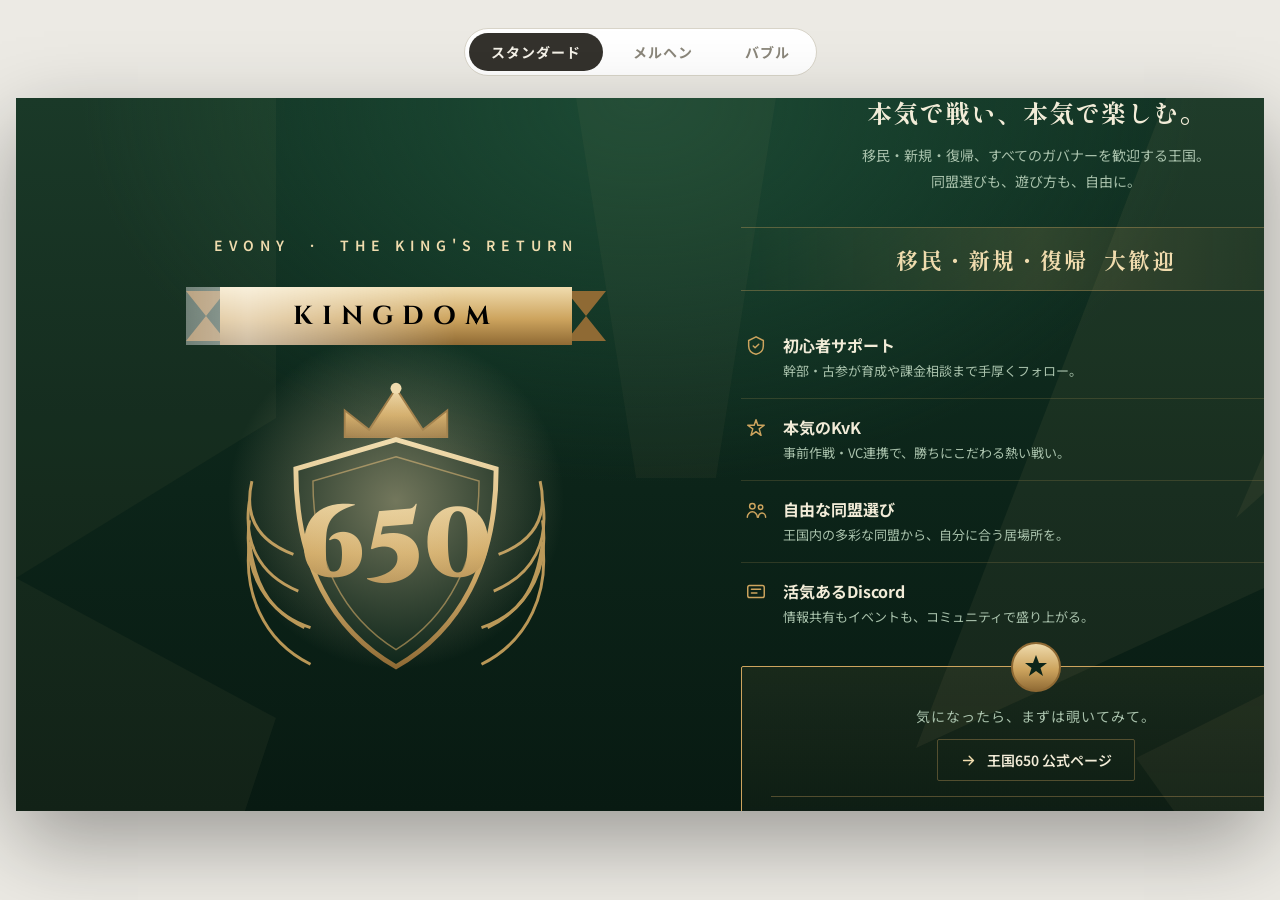
<file: wwwroot/flyer.html>
<!doctype html>
<html lang="ja">
<head>
<meta charset="utf-8">
<meta name="viewport" content="width=device-width,initial-scale=1">
<title>Kingdom 650 Flyer</title>
<link rel="preconnect" href="https://fonts.googleapis.com">
<link rel="preconnect" href="https://fonts.gstatic.com" crossorigin>
<link href="https://fonts.googleapis.com/css2?family=Cinzel:wght@500;600;700;900&family=Shippori+Mincho:wght@500;600;700&family=Noto+Sans+JP:wght@400;500;600;700;800&family=Fredoka:wght@500;600;700&family=Mochiy+Pop+One&family=Zen+Maru+Gothic:wght@400;500;700;800&family=Baloo+2:wght@600;700;800&family=Kiwi+Maru:wght@400;500&display=swap" rel="stylesheet">
<style>
  :root{
    --page-bg: #eceae4;
    --page-ink: #33312c;
    --page-line: #d8d4c8;
  }
  *{ box-sizing: border-box; }
  html, body{ margin:0; padding:0; background: var(--page-bg); }
  body{
    min-height: 100%;
    display:flex;
    flex-direction: column;
    align-items:center;
    padding: 28px 16px 48px;
    font-family: "Noto Sans JP", "Hiragino Kaku Gothic ProN", sans-serif;
    color: var(--page-ink);
  }
  a{ text-decoration: none; }

  .tabs{
    display:flex; gap:8px; margin-bottom:22px;
    background: #fff; border:1px solid var(--page-line); border-radius:999px; padding:4px;
  }
  .tab-btn{
    font-family:"Noto Sans JP", sans-serif; font-size:14px; font-weight:700;
    padding:9px 22px; border-radius:999px; border:none; background:transparent;
    color:#8a867a; cursor:pointer; letter-spacing:1px;
  }
  .tab-btn.active{ background:#33312c; color:#f4f1e8; }
  .tab-btn:focus-visible{ outline: 2px solid #33312c; outline-offset:2px; }

  .flyer-stage{
    position:relative;
    width:1400px;
    max-width:100%;
    aspect-ratio: 1400 / 800;
  }
  .flyer{
    position:absolute;
    inset:0;
    overflow:hidden;
    container-type: inline-size;
    box-shadow: 0 30px 80px rgba(0,0,0,0.35);
    visibility:hidden;
    opacity:0;
    pointer-events:none;
  }
  .flyer.is-active{
    visibility:visible;
    opacity:1;
    pointer-events:auto;
    z-index:1;
  }
  .flyer svg{ display:block; }
  .scale-frame{
    position:absolute;
    top:0;
    left:0;
    width:1400px;
    height:800px;
    transform-origin: top left;
    transform: scale(calc(100cqw / 1400px));
  }

  /* ============ STANDARD (heraldic emerald) ============ */
  .standard{
    --bg-0:#123324; --bg-1:#0c2419; --bg-2:#081a12;
    --ink:#f2ecd8; --ink-dim:#a9c2ac;
    --gold:#cda45e; --gold-light:#f0dcae; --gold-deep:#8f6a34;
    --line: rgba(205,164,94,0.35);
    background:
      radial-gradient(900px 620px at 50% 0%, #1c4a34 0%, transparent 62%),
      linear-gradient(180deg, var(--bg-0) 0%, var(--bg-1) 55%, var(--bg-2) 100%);
    color: var(--ink);
  }
  .standard .content{
    position:relative; z-index:2;
    display:flex; flex-direction:row; align-items:center; justify-content:center;
    gap:4%; padding: 6.5% 6%; height:100%;
  }
  .standard .col{ position:relative; display:flex; flex-direction:column; align-items:center; flex:1 1 0; min-width:0; }
  .standard .eyebrow{ letter-spacing:6px; font-size: clamp(11px,1.4vw,14px); color:var(--gold-light); font-weight:600; font-family:"Noto Sans JP",sans-serif; }
  .standard .ribbon{ position:relative; margin-top:26px; }
  .standard .ribbon-text{
    font-family:"Cinzel","Shippori Mincho",serif; font-weight:700; letter-spacing:9px;
    font-size: clamp(20px,2.6vw,26px); color:var(--bg-2); text-align:center;
  }
  .standard .medallion{ margin-top: 8px; }
  .standard .num{
    font-family:"Cinzel",serif; font-weight:900; font-size: clamp(58px,7.4vw,80px);
    fill:url(#goldGradStd);
  }
  .standard .tagline{
    font-family:"Shippori Mincho",serif; margin-top:26px; font-weight:700; text-align:center;
    font-size: clamp(19px,2.4vw,25px); letter-spacing:1px;
    color: var(--ink);
    animation: stdTaglineGlow 3.6s ease-in-out infinite;
  }
  @keyframes stdTaglineGlow{
    0%, 60%, 100%{ color: var(--ink); text-shadow: none; }
    30%{ color: var(--gold-light); text-shadow: 0 0 20px rgba(240,220,174,0.9), 0 0 46px rgba(205,164,94,0.55); }
  }
  .standard .subtext{
    margin-top:12px; font-size: clamp(12px,1.4vw,14px); color:var(--ink-dim);
    text-align:center; line-height:1.9;
  }
  .standard .cta-banner{
    position:relative; overflow:hidden;
    margin-top:32px; width:100%; padding:15px 0; text-align:center;
    background:linear-gradient(90deg, transparent, rgba(205,164,94,0.16), transparent);
    border-top:1px solid var(--line); border-bottom:1px solid var(--line);
  }
  .standard .cta-banner::before{
    content:""; position:absolute; top:0; left:0; width:32%; height:100%;
    background:linear-gradient(100deg, transparent, rgba(255,255,255,0.4), rgba(240,220,174,0.65), rgba(255,255,255,0.4), transparent);
    transform: translateX(-160%) skewX(-20deg);
    animation: stdCtaSweep 4s ease-in-out infinite;
  }
  .standard .cta-banner span{
    position:relative; z-index:2; display:inline-block;
    font-family:"Shippori Mincho",serif; font-size: clamp(16px,2.1vw,22px); font-weight:700; color:var(--gold-light); letter-spacing:2px;
    animation: stdCtaPulse 4s ease-in-out infinite;
  }
  @keyframes stdCtaSweep{
    0%{ transform: translateX(-160%) skewX(-20deg); }
    20%{ transform: translateX(260%) skewX(-20deg); }
    100%{ transform: translateX(260%) skewX(-20deg); }
  }
  @keyframes stdCtaPulse{
    0%, 12%, 100%{ transform: scale(1); text-shadow: none; }
    16%{ transform: scale(1.07); text-shadow: 0 0 18px rgba(240,220,174,0.85); }
    26%{ transform: scale(1); text-shadow: none; }
  }
  .standard .list{ width:100%; margin-top:26px; display:flex; flex-direction:column; }
  .standard .item{ display:flex; align-items:flex-start; gap:16px; padding:16px 4px; }
  .standard .item + .item{ border-top:1px solid rgba(205,164,94,0.18); }
  .standard .item .ic{ flex:none; margin-top:2px; }
  .standard .item .t{ font-weight:700; font-size: clamp(14px,1.6vw,16px); }
  .standard .item .d{ font-size: clamp(11px,1.25vw,13px); color:var(--ink-dim); line-height:1.7; margin-top:3px; }
  .standard .contact{ margin-top:22px; width:100%; }
  .standard .contact-inner{
    border:1px solid var(--gold); border-radius:2px; padding: 4.2% 5%;
    display:flex; flex-direction:column; align-items:center; gap:13px;
    background:linear-gradient(180deg, rgba(205,164,94,0.08), transparent);
    position:relative;
  }
  .standard .seal{ position:absolute; top:-26px; left:50%; transform:translateX(-50%); }
  .standard .link-pill{ display:flex; align-items:center; gap:10px; padding:10px 22px; border:1px solid var(--line); border-radius:2px; }
  .standard .hr{ width:100%; height:1px; background:var(--line); margin:2px 0; }
  .standard .url{ font-family:"Cinzel",serif; font-size: clamp(13px,1.7vw,16px); font-weight:600; color:var(--gold-light); letter-spacing:0.5px; word-break:break-all; text-align:center; }
  .standard .footer{ margin-top:20px; font-size:11px; letter-spacing:3px; color:#4a5f52; }

  .standard .light-rays{ transform-origin: 55% 15%; animation: stdRayRotate 160s linear infinite; }
  .standard .glow{
    position:absolute; width:340px; height:340px; border-radius:50%;
    background: radial-gradient(circle, rgba(240,220,174,0.45) 0%, rgba(240,220,174,0) 70%);
    top: 96px; left:50%; transform: translateX(-50%);
    animation: stdGlowPulse 5s ease-in-out infinite;
    pointer-events:none;
  }
  .standard .embers{ position:absolute; inset:0; overflow:hidden; pointer-events:none; }
  .standard .ember{
    position:absolute; bottom:0; width:4px; height:4px; border-radius:50%;
    background: var(--gold-light); opacity:0;
    animation: stdEmberRise 7s ease-in infinite;
  }
  .standard .crown-bob{ animation: stdCrownBob 4.5s ease-in-out infinite; transform-box: fill-box; transform-origin: 50% 100%; }

  @keyframes stdRayRotate{ from{ transform:rotate(0deg);} to{ transform:rotate(360deg);} }
  @keyframes stdGlowPulse{ 0%,100%{ opacity:0.4; transform: translateX(-50%) scale(1);} 50%{ opacity:0.7; transform: translateX(-50%) scale(1.1);} }
  @keyframes stdEmberRise{
    0%{ transform:translateY(0) scale(1); opacity:0; }
    12%{ opacity:0.9; }
    88%{ opacity:0; }
    100%{ transform:translateY(-360px) scale(0.5); opacity:0; }
  }
  @keyframes stdCrownBob{ 0%,100%{ transform:translateY(0);} 50%{ transform:translateY(-4px);} }

  @media (prefers-reduced-motion: reduce){
    .standard .light-rays, .standard .glow, .standard .ember, .standard .crown-bob{ animation:none !important; }
    .standard .shimmer-rect{ display:none; }
    .standard .tagline{ animation:none !important; color: var(--ink) !important; text-shadow:none !important; }
    .standard .cta-banner::before{ animation:none !important; display:none; }
    .standard .cta-banner span{ animation:none !important; }
  }

  /* ============ MERHEN (pastel storybook) ============ */
  .merhen{
    --p-pink:#ffd9ec; --p-lav:#e3d8ff; --p-mint:#c9f6e6; --p-butter:#fff2bd;
    --ink:#5b4b73; --ink-dim:#8577a0; --accent:#ff8fc0; --accent-2:#7a6bd6;
    background: linear-gradient(160deg, var(--p-lav) 0%, var(--p-pink) 45%, var(--p-mint) 100%);
    color: var(--ink);
  }
  .merhen .content{
    position:relative; z-index:2;
    display:flex; flex-direction:row; align-items:center; justify-content:center;
    gap:4%; padding: 4% 6%; height:100%;
  }
  .merhen .col{ display:flex; flex-direction:column; align-items:center; flex:1 1 0; min-width:0; }
  .merhen .eyebrow{
    font-family:"Zen Maru Gothic",sans-serif; letter-spacing:4px; font-size: clamp(11px,1.4vw,14px);
    color:var(--accent-2); font-weight:700; background:#fff; padding:6px 18px; border-radius:999px;
  }
  .merhen .hero{ position:relative; margin-top:18px; width:88%; max-width:360px; }
  .merhen .hero svg{ display:block; width:100%; height:auto; }
  .merhen .hero .spark{ transform-box: fill-box; transform-origin:50% 50%; animation: merhenTwinkle 2.4s ease-in-out infinite; }
  .merhen .hero .star-ico{ transform-box: fill-box; transform-origin:50% 50%; animation: merhenFloat 3.4s ease-in-out infinite; }
  @keyframes merhenTwinkle{ 0%,100%{ opacity:0.35; transform:scale(0.75);} 50%{ opacity:1; transform:scale(1.15);} }
  @keyframes merhenFloat{ 0%,100%{ transform:translateY(0);} 50%{ transform:translateY(-6px);} }
  .merhen .title-en{
    font-family:"Fredoka",sans-serif; font-weight:700; font-size: clamp(34px,4.6vw,50px);
    color:#fff; -webkit-text-stroke: 6px var(--accent-2); paint-order: stroke fill;
    letter-spacing:1px; margin-top: 6px; text-align:center;
  }
  .merhen .tagline{
    font-family:"Mochiy Pop One",sans-serif; margin-top:14px; text-align:center;
    font-size: clamp(19px,2.5vw,25px); color:var(--accent-2); line-height:1.5;
  }
  .merhen .subtext{
    font-family:"Zen Maru Gothic",sans-serif; margin-top:10px; font-size: clamp(12px,1.4vw,14px);
    color:var(--ink-dim); text-align:center; line-height:1.9; font-weight:500;
  }
  .merhen .cta-banner{
    margin-top:26px; width:100%; padding:14px 0; text-align:center; border-radius:999px;
    background:#fff;
    box-shadow: 0 6px 0 rgba(122,107,214,0.18);
  }
  .merhen .cta-banner span{ font-family:"Mochiy Pop One",sans-serif; font-size: clamp(16px,2.1vw,21px); color:var(--accent); }
  .merhen .grid{ display:grid; grid-template-columns:repeat(2, minmax(0,1fr)); gap:16px; width:100%; margin-top:26px; }
  .merhen .card{
    display:flex; flex-direction:column; gap:8px; padding: 6% 6%;
    background:#fff; border-radius:22px;
    box-shadow: 0 6px 0 rgba(122,107,214,0.14);
  }
  .merhen .card .t{ font-family:"Zen Maru Gothic",sans-serif; font-weight:700; font-size: clamp(14px,1.6vw,16px); color:var(--accent-2); }
  .merhen .card .d{ font-family:"Zen Maru Gothic",sans-serif; font-size: clamp(11px,1.25vw,12.5px); color:var(--ink-dim); line-height:1.7; }
  .merhen .contact{ margin-top:22px; width:100%; }
  .merhen .contact-inner{
    border-radius:26px; padding: 4.4% 5%;
    display:flex; flex-direction:column; align-items:center; gap:12px;
    background:#fff;
    box-shadow: 0 8px 0 rgba(122,107,214,0.16);
  }
  .merhen .link-pill{
    display:flex; align-items:center; gap:10px; padding:10px 20px; border-radius:999px;
    background: var(--p-lav);
  }
  .merhen .link-pill span{ font-family:"Zen Maru Gothic",sans-serif; font-weight:700; font-size: clamp(12px,1.5vw,14px); color:var(--accent-2); }
  .merhen .url{
    font-family:"Fredoka",sans-serif; font-size: clamp(14px,1.8vw,17px); font-weight:600;
    color:var(--accent-2); word-break:break-all; text-align:center;
  }
  .merhen .footer{ margin-top:18px; font-family:"Zen Maru Gothic",sans-serif; font-size:11px; letter-spacing:2px; color:#a598c2; }

  .merhen .sparkle-field{ position:absolute; inset:0; overflow:hidden; pointer-events:none; z-index:1; }
  .merhen .msprk{
    position:absolute; bottom:-20px; width:14px; height:14px;
    clip-path: polygon(50% 0%, 61% 35%, 100% 50%, 61% 65%, 50% 100%, 39% 65%, 0% 50%, 39% 35%);
    animation-name: merhenRise; animation-timing-function: ease-in-out; animation-iteration-count: infinite;
  }
  @keyframes merhenRise{
    0%{ transform:translateY(0) rotate(0deg); opacity:0; }
    10%{ opacity:1; }
    50%{ transform:translateY(-360px) rotate(90deg); }
    90%{ opacity:0.85; }
    100%{ transform:translateY(-720px) rotate(180deg); opacity:0; }
  }
  .merhen .cta-banner{ position:relative; overflow:hidden; }
  .merhen .cta-banner::before{
    content:""; position:absolute; top:0; left:0; width:30%; height:100%;
    background:linear-gradient(100deg, transparent, rgba(255,255,255,0.85), rgba(255,182,220,0.9), rgba(255,255,255,0.85), transparent);
    transform: translateX(-160%) skewX(-20deg);
    animation: merhenCtaSweep 4.2s ease-in-out infinite;
  }
  @keyframes merhenCtaSweep{
    0%{ transform: translateX(-160%) skewX(-20deg); }
    22%{ transform: translateX(260%) skewX(-20deg); }
    100%{ transform: translateX(260%) skewX(-20deg); }
  }
  .merhen .cta-banner span{ position:relative; z-index:2; display:inline-block; }
  .merhen .title-en{ animation: merhenTitlePulse 3s ease-in-out infinite; }
  @keyframes merhenTitlePulse{ 0%,100%{ transform:scale(1);} 50%{ transform:scale(1.045);} }
  .merhen .hero .globe-bob{ transform-box: fill-box; transform-origin:50% 100%; animation: merhenGlobeBob 3.6s ease-in-out infinite; }
  @keyframes merhenGlobeBob{ 0%,100%{ transform:translateY(0);} 50%{ transform:translateY(-5px);} }

  @media (prefers-reduced-motion: reduce){
    .merhen .msprk, .merhen .cta-banner::before, .merhen .title-en, .merhen .hero .globe-bob{ animation:none !important; }
  }

  /* ============ BUBBLE (soap-bubble GIF version) ============ */
  .bubblever{
    --sky-1:#dff1ff; --sky-2:#e7e2ff; --sky-3:#dffaf1;
    --ink:#2c3358; --ink-dim:#5b6390;
    --accent:#5b7fd6; --accent-2:#8f6bd6;
    --gold-1:#ffd27a; --gold-2:#f0a13a; --gold-3:#c97a1e;
    background: linear-gradient(165deg, var(--sky-1) 0%, var(--sky-2) 55%, var(--sky-3) 100%);
    color: var(--ink);
  }
  .bubblever .bubble-field{ position:absolute; inset:0; overflow:hidden; pointer-events:none; z-index:0; }
  .bubblever .bubble-field.fg{ z-index:5; }
  .bubblever .bubble{
    position:absolute; bottom:-80px; border-radius:50%;
    background: radial-gradient(circle at 30% 28%, rgba(255,255,255,0.5), rgba(255,255,255,0.2) 45%, rgba(255,255,255,0.08) 75%, rgba(255,255,255,0.02) 100%);
    border:1px solid rgba(255,255,255,0.55);
    box-shadow: inset -4px -5px 10px rgba(255,255,255,0.4), inset 4px 5px 12px rgba(255,255,255,0.12), 0 2px 8px rgba(60,50,20,0.06);
    animation-name: bubbleRise; animation-timing-function: ease-in-out; animation-iteration-count: infinite;
  }
  .bubblever .bubble::before{
    content:""; position:absolute; inset:-10px; border-radius:50%; z-index:-1;
    background: conic-gradient(from 0deg,
      #ff3b3b 0deg 51.4deg, #ff9800 51.4deg 102.8deg, #ffe600 102.8deg 154.2deg,
      #4CAF50 154.2deg 205.6deg, #00b8d4 205.6deg 257deg, #3d5afe 257deg 308.4deg,
      #d500f9 308.4deg 360deg);
    -webkit-mask: radial-gradient(circle, transparent calc(100% - 11px), #000 calc(100% - 11px));
    mask: radial-gradient(circle, transparent calc(100% - 11px), #000 calc(100% - 11px));
    filter: saturate(1.3);
    opacity:1;
  }
  .bubblever .bubble::after{
    content:""; position:absolute; inset:0; border-radius:50%;
    background: conic-gradient(from 0deg, rgba(255,180,210,0.4), rgba(180,255,220,0.36), rgba(160,210,255,0.36), rgba(210,170,255,0.4), rgba(255,180,210,0.4));
    mix-blend-mode: screen; opacity:0.6;
  }
  @keyframes bubbleRise{
    0%{ transform: translate(0,0); opacity:0; }
    10%{ opacity:1; }
    50%{ transform: translate(var(--drift), -430px); }
    88%{ opacity:0.9; }
    100%{ transform: translate(calc(var(--drift) * 1.8), -900px); opacity:0; }
  }
  .bubblever .bubble.sway{ animation-name: bubbleSway; }
  @keyframes bubbleSway{
    0%{ transform: translate(0,0); opacity:0; }
    10%{ opacity:1; }
    22%{ transform: translate(calc(var(--drift) * 1.2), -160px); }
    40%{ transform: translate(calc(var(--drift) * -1.0), -320px); }
    58%{ transform: translate(calc(var(--drift) * 1.3), -500px); }
    76%{ transform: translate(calc(var(--drift) * -1.1), -680px); }
    88%{ opacity:0.9; }
    100%{ transform: translate(calc(var(--drift) * 1.0), -900px); opacity:0; }
  }
  .bubblever .bubble.pop{ animation-name: bubblePop; }
  @keyframes bubblePop{
    0%{ transform: translate(0,0) scale(1); opacity:0; filter:brightness(1); }
    10%{ opacity:1; }
    30%{ transform: translate(calc(var(--drift) * -0.9), calc(var(--pop-y) * 0.35)) scale(1); }
    48%{ transform: translate(calc(var(--drift) * 1.0), calc(var(--pop-y) * 0.6)) scale(1); }
    66%{ transform: translate(var(--drift), var(--pop-y)) scale(1); opacity:0.95; filter:brightness(1); }
    75%{ transform: translate(var(--drift), var(--pop-y)) scale(1.6); opacity:0.55; filter:brightness(1.7); }
    84%{ transform: translate(var(--drift), var(--pop-y)) scale(2.1); opacity:0; filter:brightness(1.7); }
    100%{ transform: translate(var(--drift), var(--pop-y)) scale(2.1); opacity:0; filter:brightness(1); }
  }

  .bubblever .content{
    position:relative; z-index:2;
    display:flex; flex-direction:row; align-items:center; justify-content:center;
    gap:5%; padding: 3% 6%; height:100%;
  }
  .bubblever .col{ position:relative; z-index:1; display:flex; flex-direction:column; align-items:center; flex:1 1 0; min-width:0; }
  .bubblever .eyebrow{
    font-family:"Zen Maru Gothic",sans-serif; letter-spacing:4px; font-size:17px;
    color:var(--accent-2); font-weight:700; background:rgba(255,255,255,0.75); padding:7px 20px; border-radius:999px;
  }
  .bubblever .badge{ position:relative; margin-top:24px; width:330px; height:330px; }
  .bubblever .badge svg{ position:absolute; inset:0; }
  .bubblever .badge-title{ position:absolute; inset:0; display:flex; flex-direction:column; align-items:center; justify-content:center; }
  .bubblever .badge-title .kw{ font-family:"Baloo 2",sans-serif; font-weight:700; font-size:19px; letter-spacing:5px; color:var(--accent-2); }
  .bubblever .badge-title .num{
    position:relative; z-index:10;
    font-family:"Baloo 2",sans-serif; font-weight:800; font-size:112px; line-height:1;
    background:linear-gradient(180deg, var(--accent) 0%, var(--accent-2) 100%);
    -webkit-background-clip:text; background-clip:text; color:transparent;
    animation: bubbleNumPulse 2.6s ease-in-out infinite;
  }
  @keyframes bubbleNumPulse{
    0%,100%{ transform:scale(1); filter:drop-shadow(0 0 0 rgba(122,107,214,0)); }
    50%{ transform:scale(1.08); filter:drop-shadow(0 0 16px rgba(122,107,214,0.55)); }
  }
  .bubblever .tagline{
    font-family:"Kiwi Maru",serif; margin-top:24px; text-align:center; font-weight:500;
    font-size:40px; line-height:1.4; color:var(--ink);
  }
  .bubblever .subtext{
    font-family:"Zen Maru Gothic",sans-serif; margin-top:12px; font-size:17px;
    color:var(--ink-dim); text-align:center; font-weight:500;
  }

  .bubblever .stat-card{
    width:100%; border-radius:22px; padding:28px 26px 30px;
    background: linear-gradient(135deg, var(--gold-1) 0%, var(--gold-2) 55%, var(--gold-3) 100%);
    box-shadow: 0 10px 26px rgba(201,122,30,0.35);
  }
  .bubblever .stat-head{
    display:flex; align-items:center; justify-content:center; gap:10px;
    font-family:"Zen Maru Gothic",sans-serif; font-weight:800; font-size:22px;
    color:#5a3410;
  }
  .bubblever .stat-row{ display:grid; grid-template-columns:repeat(4, minmax(0,1fr)); gap:8px; margin-top:20px; }
  .bubblever .stat{ display:flex; flex-direction:column; align-items:center; gap:6px; }
  .bubblever .stat .v{ font-family:"Baloo 2",sans-serif; font-weight:800; font-size:44px; color:#fff; text-shadow:0 2px 4px rgba(90,52,16,0.3); }
  .bubblever .stat .v.win{ color:#eaffe9; }
  .bubblever .stat .l{ font-family:"Zen Maru Gothic",sans-serif; font-size:16px; color:#5a3410; font-weight:700; }

  .bubblever .cta{ margin-top:30px; width:100%; display:flex; flex-direction:column; align-items:center; gap:16px; }
  .bubblever .cta-line{ font-family:"Kiwi Maru",serif; font-size:32px; color:var(--ink); text-align:center; font-weight:500; }
  .bubblever .url-btn{
    display:flex; align-items:center; gap:10px; padding:18px 30px; border-radius:999px;
    background: linear-gradient(135deg, var(--accent) 0%, var(--accent-2) 100%);
    box-shadow: 0 8px 0 rgba(90,80,150,0.25);
    animation: ctaPulse 2.2s ease-in-out infinite;
  }
  .bubblever .url-btn span{ font-family:"Baloo 2",sans-serif; font-size:19px; font-weight:700; color:#fff; word-break:break-all; }
  @keyframes ctaPulse{ 0%,100%{ transform:scale(1); } 50%{ transform:scale(1.045); } }
  .bubblever .footer{ position:absolute; left:0; right:0; bottom:16px; text-align:center; font-family:"Zen Maru Gothic",sans-serif; font-size:12px; letter-spacing:2px; color:#8a93bd; z-index:1; }

  @media (prefers-reduced-motion: reduce){
    .bubblever .bubble, .bubblever .url-btn{ animation:none !important; }
  }
</style>
</head>
<body>

<div class="tabs" role="tablist">
  <button class="tab-btn active" data-target="standard" role="tab" aria-selected="true">スタンダード</button>
  <button class="tab-btn" data-target="merhen" role="tab" aria-selected="false">メルヘン</button>
  <button class="tab-btn" data-target="bubble" role="tab" aria-selected="false">バブル</button>
</div>

<div class="flyer-stage">

<!-- ============ STANDARD ============ -->
<div class="flyer standard is-active" id="standard">
<div class="scale-frame">

  <svg width="0" height="0">
    <defs>
      <linearGradient id="goldGradStd" x1="0" y1="0" x2="0" y2="1">
        <stop offset="0%" stop-color="#f0dcae"/>
        <stop offset="55%" stop-color="#cda45e"/>
        <stop offset="100%" stop-color="#8f6a34"/>
      </linearGradient>
    </defs>
  </svg>

  <!-- soft diagonal light + vignette -->
  <svg class="light-rays" width="1400" height="800" viewBox="0 0 1400 800" style="position:absolute; top:0; left:0;">
    <polygon points="1150,0 1400,0 1400,420 900,650" fill="#e8c98a" opacity="0.06"/>
    <polygon points="1400,0 1400,260 1220,420" fill="#e8c98a" opacity="0.06"/>
    <polygon points="0,0 260,0 260,320 0,480" fill="#e8c98a" opacity="0.04"/>
    <polygon points="0,800 0,480 260,620 200,800" fill="#e8c98a" opacity="0.045"/>
    <polygon points="1400,800 1400,520 1120,660 1220,800" fill="#e8c98a" opacity="0.05"/>
    <polygon points="560,0 760,0 700,380 620,380" fill="#e8c98a" opacity="0.035"/>
  </svg>

  <div class="content">
    <div class="embers">
      <span class="ember" style="left:4%;  animation-delay:0s;"></span>
      <span class="ember" style="left:11%; animation-delay:2.2s;"></span>
      <span class="ember" style="left:18%; animation-delay:4.1s;"></span>
      <span class="ember" style="left:25%; animation-delay:1.1s;"></span>
      <span class="ember" style="left:33%; animation-delay:3.3s;"></span>
      <span class="ember" style="left:41%; animation-delay:0.6s;"></span>
      <span class="ember" style="left:49%; animation-delay:5.0s;"></span>
      <span class="ember" style="left:57%; animation-delay:1.8s;"></span>
      <span class="ember" style="left:65%; animation-delay:3.9s;"></span>
      <span class="ember" style="left:73%; animation-delay:0.4s;"></span>
      <span class="ember" style="left:81%; animation-delay:2.7s;"></span>
      <span class="ember" style="left:88%; animation-delay:4.6s;"></span>
      <span class="ember" style="left:95%; animation-delay:1.4s;"></span>
    </div>
    <div class="col col-left">
      <div class="glow"></div>

      <div class="eyebrow">EVONY &nbsp;·&nbsp; THE KING'S RETURN</div>

      <!-- ribbon banner -->
      <svg class="ribbon" width="420" height="70" viewBox="0 0 420 70">
        <defs>
          <clipPath id="ribbonClip"><rect x="0" y="6" width="420" height="58"/></clipPath>
          <linearGradient id="shimmerGradStd" x1="0" y1="0" x2="1" y2="0">
            <stop offset="0%" stop-color="#fff" stop-opacity="0"/>
            <stop offset="50%" stop-color="#fff" stop-opacity="0.55"/>
            <stop offset="100%" stop-color="#fff" stop-opacity="0"/>
          </linearGradient>
        </defs>
        <polygon points="0,10 40,10 20,35 40,60 0,60 20,35" fill="#8f6a34"/>
        <polygon points="420,10 380,10 400,35 380,60 420,60 400,35" fill="#8f6a34"/>
        <rect x="34" y="6" width="352" height="58" fill="url(#goldGradStd)"/>
        <g clip-path="url(#ribbonClip)">
          <rect class="shimmer-rect" x="-420" y="6" width="420" height="58" fill="url(#shimmerGradStd)" style="mix-blend-mode:screen;">
            <animate attributeName="x" values="-420;420" dur="3.2s" repeatCount="indefinite"/>
          </rect>
        </g>
        <text x="210" y="43" text-anchor="middle" class="ribbon-text">KINGDOM</text>
      </svg>

      <!-- medallion: shield + crown + laurel -->
      <svg class="medallion" width="440" height="403" viewBox="0 0 360 330">
        <!-- laurel left -->
        <g stroke="var(--gold)" stroke-width="2.4" fill="none" opacity="0.9">
          <path d="M110 250 C 70 230, 55 190, 60 150 C 65 190, 80 210, 110 220"/>
          <path d="M105 220 C 68 202, 55 168, 60 132"/>
          <path d="M100 190 C 66 176, 55 148, 60 116"/>
          <path d="M96 160 C 64 148, 56 126, 62 100"/>
        </g>
        <!-- laurel right -->
        <g stroke="var(--gold)" stroke-width="2.4" fill="none" opacity="0.9">
          <path d="M250 250 C 290 230, 305 190, 300 150 C 295 190, 280 210, 250 220"/>
          <path d="M255 220 C 292 202, 305 168, 300 132"/>
          <path d="M260 190 C 294 176, 305 148, 300 116"/>
          <path d="M264 160 C 296 148, 304 126, 298 100"/>
        </g>
        <!-- crown -->
        <g transform="translate(180,38)">
          <g class="crown-bob">
            <path d="M-42,26 L-42,4 L-22,20 L0,-14 L22,20 L42,4 L42,26 Z" fill="url(#goldGradStd)" stroke="#8f6a34" stroke-width="1.5"/>
            <circle cx="0" cy="-14" r="4.5" fill="var(--gold-light)"/>
          </g>
        </g>
        <!-- shield -->
        <path d="M180,66 L262,90 C262,168 232,222 180,252 C128,222 98,168 98,90 Z"
          fill="#0c2419" stroke="url(#goldGradStd)" stroke-width="4"/>
        <path d="M180,80 L248,100 C248,166 222,212 180,238 C138,212 112,166 112,100 Z"
          fill="none" stroke="var(--gold)" stroke-width="1.2" opacity="0.6"/>
        <text x="180" y="178" text-anchor="middle" class="num">650</text>
      </svg>
    </div>

    <div class="col col-right">
      <div class="tagline">本気で戦い、本気で楽しむ。</div>
      <div class="subtext">
        移民・新規・復帰、すべてのガバナーを歓迎する王国。<br>
        同盟選びも、遊び方も、自由に。
      </div>

      <div class="cta-banner"><span>移民・新規・復帰&nbsp; 大歓迎</span></div>

      <div class="list">
        <div class="item">
          <svg class="ic" width="22" height="22" viewBox="0 0 24 24" fill="none" stroke="var(--gold)" stroke-width="1.6"><path d="M12 2 L4 6 v6c0 5 3.5 8 8 9 4.5-1 8-4 8-9V6Z"/><path d="M9 12 l2 2 4-4" stroke-linecap="round" stroke-linejoin="round"/></svg>
          <div><div class="t">初心者サポート</div><div class="d">幹部・古参が育成や課金相談まで手厚くフォロー。</div></div>
        </div>
        <div class="item">
          <svg class="ic" width="22" height="22" viewBox="0 0 24 24" fill="none" stroke="var(--gold)" stroke-width="1.6"><path d="M12 3 L14 9 L21 9 L15.5 13 L17.5 20 L12 16 L6.5 20 L8.5 13 L3 9 L10 9 Z" stroke-linejoin="round"/></svg>
          <div><div class="t">本気のKvK</div><div class="d">事前作戦・VC連携で、勝ちにこだわる熱い戦い。</div></div>
        </div>
        <div class="item">
          <svg class="ic" width="22" height="22" viewBox="0 0 24 24" fill="none" stroke="var(--gold)" stroke-width="1.6"><circle cx="8" cy="8" r="3"/><circle cx="17" cy="9" r="2.4"/><path d="M2.5 20c0-3.3 2.5-6 5.5-6s5.5 2.7 5.5 6" stroke-linecap="round"/><path d="M14.5 20c0-2.6 1.8-4.8 4-4.8s4 2.2 4 4.8" stroke-linecap="round"/></svg>
          <div><div class="t">自由な同盟選び</div><div class="d">王国内の多彩な同盟から、自分に合う居場所を。</div></div>
        </div>
        <div class="item">
          <svg class="ic" width="22" height="22" viewBox="0 0 24 24" fill="none" stroke="var(--gold)" stroke-width="1.6"><rect x="3" y="5" width="18" height="13" rx="2"/><path d="M7 9h10M7 13h6" stroke-linecap="round"/></svg>
          <div><div class="t">活気あるDiscord</div><div class="d">情報共有もイベントも、コミュニティで盛り上がる。</div></div>
        </div>
      </div>

      <div class="contact">
        <div class="contact-inner">
          <svg class="seal" width="52" height="52" viewBox="0 0 52 52"><circle cx="26" cy="26" r="24" fill="url(#goldGradStd)" stroke="#8f6a34" stroke-width="2"/><path d="M26 14 L29 22 L37 22 L30.5 27 L33 35 L26 30 L19 35 L21.5 27 L15 22 L23 22 Z" fill="#0c2419"/></svg>
          <div style="font-size: clamp(12px,1.5vw,14px); color:var(--ink-dim); letter-spacing:1px; margin-top:14px;">気になったら、まずは覗いてみて。</div>
          <div class="link-pill">
            <svg width="17" height="17" viewBox="0 0 24 24" fill="none" stroke="var(--gold-light)" stroke-width="2"><path d="M5 12h14M13 6l6 6-6 6" stroke-linecap="round" stroke-linejoin="round"/></svg>
            <span style="font-size: clamp(12px,1.5vw,14px); font-weight:600; color:var(--ink);">王国650 公式ページ</span>
          </div>
          <div class="hr"></div>
          <div style="font-size: clamp(11px,1.3vw,13px); color:var(--ink-dim);">王国650の詳細・同盟情報はこちら</div>
          <div class="url">https://game-kinghost.github.io/kingdom650/</div>
        </div>
      </div>

      <div class="footer">KINGDOM #650 &nbsp;·&nbsp; EVONY: THE KING'S RETURN</div>
    </div>
  </div>
</div>
</div>

<!-- ============ MERHEN ============ -->
<div class="flyer merhen" id="merhen" aria-hidden="true">
<div class="scale-frame">

  <!-- sparkle stars -->
  <svg width="1400" height="800" viewBox="0 0 1400 800" style="position:absolute; top:0; left:0;">
    <g fill="#fff">
      <path d="M120 90 l5 12 12 5 -12 5 -5 12 -5 -12 -12 -5 12 -5 Z" opacity="0.9"/>
      <path d="M1220 140 l4 10 10 4 -10 4 -4 10 -4 -10 -10 -4 10 -4 Z" opacity="0.8"/>
      <path d="M1280 320 l3 8 8 3 -8 3 -3 8 -3 -8 -8 -3 8 -3 Z" opacity="0.7"/>
      <path d="M70 340 l3 8 8 3 -8 3 -3 8 -3 -8 -8 -3 8 -3 Z" opacity="0.7"/>
      <path d="M1120 60 l3 7 7 3 -7 3 -3 7 -3 -7 -7 -3 7 -3 Z" opacity="0.6"/>
      <path d="M260 250 l3 7 7 3 -7 3 -3 7 -3 -7 -7 -3 7 -3 Z" opacity="0.6"/>
      <path d="M660 50 l4 10 10 4 -10 4 -4 10 -4 -10 -10 -4 10 -4 Z" opacity="0.7"/>
      <circle cx="150" cy="180" r="3" opacity="0.7"/>
      <circle cx="1180" cy="230" r="2.5" opacity="0.6"/>
      <circle cx="60" cy="120" r="2" opacity="0.6"/>
      <circle cx="1320" cy="90" r="2" opacity="0.6"/>
      <circle cx="700" cy="140" r="2" opacity="0.5"/>
    </g>
  </svg>

  <!-- clouds bottom -->
  <svg width="1400" height="140" viewBox="0 0 1400 140" style="position:absolute; bottom:-20px; left:0;">
    <g fill="#ffffff" opacity="0.75">
      <ellipse cx="120" cy="100" rx="90" ry="34"/>
      <ellipse cx="200" cy="80" rx="70" ry="30"/>
      <ellipse cx="1180" cy="100" rx="100" ry="36"/>
      <ellipse cx="1260" cy="75" rx="65" ry="28"/>
      <ellipse cx="700" cy="112" rx="120" ry="30"/>
    </g>
  </svg>

  <div class="content">
    <div class="sparkle-field">
      <span class="msprk" style="left:3%;  background:#ffb3d6; animation-duration:8.5s; animation-delay:0s;"></span>
      <span class="msprk" style="left:11%; background:#c9a8ff; animation-duration:7.2s; animation-delay:1.4s;"></span>
      <span class="msprk" style="left:19%; background:#a8e6c9; animation-duration:9.4s; animation-delay:2.8s;"></span>
      <span class="msprk" style="left:28%; background:#fff3a0; animation-duration:7.8s; animation-delay:0.6s;"></span>
      <span class="msprk" style="left:37%; background:#ffb3d6; animation-duration:8.8s; animation-delay:3.6s;"></span>
      <span class="msprk" style="left:46%; background:#c9a8ff; animation-duration:7.5s; animation-delay:1.9s;"></span>
      <span class="msprk" style="left:55%; background:#a8e6c9; animation-duration:9.0s; animation-delay:0.3s;"></span>
      <span class="msprk" style="left:64%; background:#fff3a0; animation-duration:8.2s; animation-delay:2.3s;"></span>
      <span class="msprk" style="left:73%; background:#ffb3d6; animation-duration:7.6s; animation-delay:4.1s;"></span>
      <span class="msprk" style="left:81%; background:#c9a8ff; animation-duration:9.6s; animation-delay:1.1s;"></span>
      <span class="msprk" style="left:89%; background:#a8e6c9; animation-duration:8.0s; animation-delay:3.0s;"></span>
      <span class="msprk" style="left:96%; background:#fff3a0; animation-duration:7.4s; animation-delay:0.9s;"></span>
    </div>
    <div class="col col-left">
      <div class="eyebrow">EVONY ・ THE KING'S RETURN</div>

    <div class="hero">
      <svg viewBox="0 0 300 200">
        <defs>
          <linearGradient id="rainbowGrad" x1="55" y1="0" x2="245" y2="0" gradientUnits="userSpaceOnUse">
            <stop offset="0%" stop-color="#ff9a9e"/>
            <stop offset="20%" stop-color="#ffc38a"/>
            <stop offset="40%" stop-color="#fff5a8"/>
            <stop offset="60%" stop-color="#a8e6a3"/>
            <stop offset="80%" stop-color="#8ec5ff"/>
            <stop offset="100%" stop-color="#c9a8ff"/>
          </linearGradient>
          <radialGradient id="globeGrad" cx="35%" cy="30%" r="75%">
            <stop offset="0%" stop-color="#8fd8ff"/>
            <stop offset="55%" stop-color="#4f9eea"/>
            <stop offset="100%" stop-color="#2f6fc4"/>
          </radialGradient>
          <linearGradient id="numGrad" x1="0" y1="0" x2="0" y2="1">
            <stop offset="0%" stop-color="#ff8fc0"/>
            <stop offset="100%" stop-color="#7a6bd6"/>
          </linearGradient>
        </defs>

        <g class="spark" style="animation-delay:0s"><path d="M40 28 l3 8 8 3 -8 3 -3 8 -3 -8 -8 -3 8 -3Z" fill="#fff3a0"/></g>
        <g class="spark" style="animation-delay:0.7s"><path d="M262 36 l2.5 6 6 2.5 -6 2.5 -2.5 6 -2.5 -6 -6 -2.5 6 -2.5Z" fill="#ffd7ea"/></g>
        <g class="spark" style="animation-delay:1.3s"><path d="M150 6 l2 5 5 2 -5 2 -2 5 -2 -5 -5 -2 5 -2Z" fill="#c9f0ff"/></g>

        <path d="M55,95 A95,95 0 0,1 245,95" fill="none" stroke="url(#rainbowGrad)" stroke-width="18" stroke-linecap="round"/>

        <g class="globe-bob">
          <circle cx="150" cy="60" r="42" fill="url(#globeGrad)"/>
          <path d="M120,46 Q140,36 158,48 Q172,56 165,72 Q148,84 130,74 Q114,62 120,46Z" fill="#7fd88f" opacity="0.85"/>
          <path d="M154,64 Q170,62 176,76 Q168,86 155,82 Q147,74 154,64Z" fill="#7fd88f" opacity="0.8"/>
          <ellipse cx="137" cy="47" rx="13" ry="6.5" fill="#ffffff" opacity="0.35"/>
        </g>

        <path class="star-ico" style="animation-delay:0s" d="M30 84 l4 12 12 4 -12 4 -4 12 -4 -12 -12 -4 12 -4Z" fill="#ff9ec4"/>
        <path class="star-ico" style="animation-delay:1s" d="M266 82 l3.5 10 10 3.5 -10 3.5 -3.5 10 -3.5 -10 -10 -3.5 10 -3.5Z" fill="#ffb3d6"/>

        <text x="150" y="150" text-anchor="middle" font-family="Fredoka, sans-serif" font-weight="700" font-size="46" fill="url(#numGrad)">650</text>
        <text x="150" y="176" text-anchor="middle" font-family="Mochiy Pop One, sans-serif" font-size="16" fill="#7a6bd6">650王国へようこそ♪</text>
      </svg>
    </div>

    <div class="title-en">KINGDOM #650</div>
    <div class="tagline">きらきら王国、はじまるよ♪</div>
    <div class="subtext">
      移民さんも、新規さんも、復帰さんもみんな歓迎。<br>
      じぶんに合った同盟が、きっと見つかる。
    </div>
    </div>

    <div class="col col-right">
    <div class="cta-banner"><span>移民・新規・復帰&nbsp;大かんげい★</span></div>

    <div class="grid">
      <div class="card">
        <svg width="24" height="24" viewBox="0 0 24 24" fill="none" stroke="var(--accent-2)" stroke-width="1.8"><path d="M12 21s-7-4.5-9.5-9C1 8.5 2.5 5 6 5c2 0 3.3 1 4 2.2C10.7 6 12 5 14 5c3.5 0 5 3.5 3.5 7-2.5 4.5-9.5 9-9.5 9Z"/></svg>
        <div class="t">やさしい先輩サポート</div>
        <div class="d">装備やイベントの相談も、みんなでフォローするよ。</div>
      </div>
      <div class="card">
        <svg width="24" height="24" viewBox="0 0 24 24" fill="none" stroke="var(--accent-2)" stroke-width="1.8"><path d="M12 3 L14 9 L21 9 L15.5 13 L17.5 20 L12 16 L6.5 20 L8.5 13 L3 9 L10 9 Z" stroke-linejoin="round"/></svg>
        <div class="t">みんなでワイワイ</div>
        <div class="d">KvKもお祭り気分で、わいわい参加できるよ。</div>
      </div>
      <div class="card">
        <svg width="24" height="24" viewBox="0 0 24 24" fill="none" stroke="var(--accent-2)" stroke-width="1.8"><circle cx="8" cy="8" r="3"/><circle cx="17" cy="9" r="2.4"/><path d="M2.5 20c0-3.3 2.5-6 5.5-6s5.5 2.7 5.5 6" stroke-linecap="round"/><path d="M14.5 20c0-2.6 1.8-4.8 4-4.8s4 2.2 4 4.8" stroke-linecap="round"/></svg>
        <div class="t">じぶんらしい同盟えらび</div>
        <div class="d">のんびり派も、がんばる派も、どっちも歓迎。</div>
      </div>
      <div class="card">
        <svg width="24" height="24" viewBox="0 0 24 24" fill="none" stroke="var(--accent-2)" stroke-width="1.8"><rect x="3" y="5" width="18" height="13" rx="4"/><path d="M7 9h10M7 13h6" stroke-linecap="round"/></svg>
        <div class="t">にぎやかDiscord</div>
        <div class="d">おしゃべりも情報交換も、毎日たのしいよ。</div>
      </div>
    </div>

    <div class="contact">
      <div class="contact-inner">
        <div style="font-family:'Zen Maru Gothic',sans-serif; font-size: clamp(12px,1.5vw,14px); color:var(--ink-dim); font-weight:500;">気になったら、まずは覗いてみてね♪</div>
        <div class="link-pill">
          <svg width="17" height="17" viewBox="0 0 24 24" fill="none" stroke="var(--accent-2)" stroke-width="2.2"><path d="M5 12h14M13 6l6 6-6 6" stroke-linecap="round" stroke-linejoin="round"/></svg>
          <span>王国650 公式ページ</span>
        </div>
        <div style="font-family:'Zen Maru Gothic',sans-serif; font-size: clamp(11px,1.3vw,13px); color:var(--ink-dim); margin-top:4px;">王国650の詳細・同盟情報はこちら</div>
        <div class="url">https://game-kinghost.github.io/kingdom650/</div>
      </div>
    </div>

    <div class="footer">KINGDOM #650 ・ EVONY: THE KING'S RETURN</div>
    </div>
  </div>
</div>
</div>

<!-- ============ BUBBLE (soap-bubble GIF version) ============ -->
<div class="flyer bubblever" id="bubble" aria-hidden="true">
<div class="scale-frame">

  <div class="bubble-field">
    <div class="bubble" style="left:6%;  width:66px; height:66px; --drift:24px;  animation-duration:9.5s;  animation-delay:-2.1s;"></div>
    <div class="bubble sway" style="left:14%; width:74px; height:74px; --drift:-30px; animation-duration:12s;   animation-delay:-6.4s;"></div>
    <div class="bubble" style="left:22%; width:46px; height:46px; --drift:18px;  animation-duration:8s;    animation-delay:-3.7s;"></div>
    <div class="bubble sway" style="left:30%; width:96px; height:96px; --drift:-40px; animation-duration:14s;   animation-delay:-9.2s;"></div>
    <div class="bubble sway" style="left:40%; width:52px; height:52px; --drift:20px;  animation-duration:10s;   animation-delay:-1.3s;"></div>
    <div class="bubble" style="left:48%; width:64px; height:64px; --drift:-16px; animation-duration:8.6s;  animation-delay:-5.9s;"></div>
    <div class="bubble sway" style="left:58%; width:58px; height:58px; --drift:34px;  animation-duration:13s;   animation-delay:-4.4s;"></div>
    <div class="bubble" style="left:66%; width:48px; height:48px; --drift:-22px; animation-duration:9s;    animation-delay:-7.8s;"></div>
    <div class="bubble sway" style="left:74%; width:88px; height:88px; --drift:26px;  animation-duration:11.5s; animation-delay:-2.9s;"></div>
    <div class="bubble" style="left:82%; width:42px; height:42px; --drift:14px;  animation-duration:7.5s;  animation-delay:-6.9s;"></div>
    <div class="bubble sway" style="left:90%; width:70px; height:70px; --drift:-24px; animation-duration:10.5s; animation-delay:-3.2s;"></div>
    <div class="bubble sway" style="left:2%;  width:108px; height:108px; --drift:36px;  animation-duration:15s;   animation-delay:-11s;"></div>
    <div class="bubble" style="left:52%; width:50px; height:50px; --drift:10px;  animation-duration:7s;    animation-delay:-0.6s;"></div>
    <div class="bubble" style="left:36%; width:44px; height:44px; --drift:-18px; animation-duration:9.2s;  animation-delay:-8.1s;"></div>
    <div class="bubble sway" style="left:86%; width:78px; height:78px; --drift:-28px; animation-duration:12.5s; animation-delay:-1.8s;"></div>
    <div class="bubble sway" style="left:18%; width:56px; height:56px; --drift:22px;  animation-duration:11s;   animation-delay:-4.9s;"></div>
    <div class="bubble sway" style="left:8%;  width:128px; height:128px; --drift:40px;  animation-duration:16s; animation-delay:-7s;"></div>
    <div class="bubble sway" style="left:45%; width:175px; height:175px; --drift:-50px; animation-duration:18s; animation-delay:-3s;"></div>
    <div class="bubble sway" style="left:70%; width:105px; height:105px;  --drift:30px;  animation-duration:15s; animation-delay:-10s;"></div>
    <div class="bubble sway" style="left:95%; width:158px; height:158px; --drift:-35px; animation-duration:17s; animation-delay:-1s;"></div>
    <div class="bubble" style="left:10%; width:48px; height:48px; --drift:12px;  animation-duration:7s;   animation-delay:-0.2s;"></div>
    <div class="bubble" style="left:28%; width:54px; height:54px; --drift:-10px; animation-duration:6.5s; animation-delay:-1.1s;"></div>
    <div class="bubble" style="left:44%; width:46px; height:46px; --drift:14px;  animation-duration:7.8s; animation-delay:-0.4s;"></div>
    <div class="bubble" style="left:62%; width:62px; height:62px; --drift:-12px; animation-duration:6.8s; animation-delay:-2.0s;"></div>
    <div class="bubble" style="left:78%; width:50px; height:50px; --drift:16px;  animation-duration:8.2s; animation-delay:-0.8s;"></div>
    <div class="bubble" style="left:92%; width:58px; height:58px; --drift:-14px; animation-duration:7.2s; animation-delay:-1.6s;"></div>
    <div class="bubble" style="left:5%;  width:68px; height:68px; --drift:18px;  animation-duration:8.6s; animation-delay:-3.4s;"></div>
    <div class="bubble" style="left:35%; width:44px; height:44px; --drift:-13px; animation-duration:7.4s; animation-delay:-2.7s;"></div>
    <div class="bubble" style="left:55%; width:52px; height:52px; --drift:15px;  animation-duration:8.0s; animation-delay:-0.1s;"></div>
    <div class="bubble" style="left:85%; width:60px; height:60px; --drift:-16px; animation-duration:7.6s; animation-delay:-1.3s;"></div>
  </div>

  <div class="content">
    <div class="col col-left">
      <div class="eyebrow">EVONY ・ THE KING'S RETURN</div>

      <div class="badge">
        <svg viewBox="0 0 340 340">
          <defs>
            <radialGradient id="bubbleFill" cx="35%" cy="30%" r="75%">
              <stop offset="0%" stop-color="#ffffff" stop-opacity="0.95"/>
              <stop offset="45%" stop-color="#eaf3ff" stop-opacity="0.55"/>
              <stop offset="100%" stop-color="#cfe0ff" stop-opacity="0.35"/>
            </radialGradient>
            <linearGradient id="bubbleRing" x1="0" y1="0" x2="1" y2="1">
              <stop offset="0%" stop-color="#ffb6d9"/>
              <stop offset="35%" stop-color="#b9ffdb"/>
              <stop offset="65%" stop-color="#b9d8ff"/>
              <stop offset="100%" stop-color="#d9b9ff"/>
            </linearGradient>
          </defs>
          <circle cx="170" cy="170" r="150" fill="url(#bubbleFill)" stroke="url(#bubbleRing)" stroke-width="4"/>
          <ellipse cx="120" cy="112" rx="34" ry="20" fill="#ffffff" opacity="0.55"/>
        </svg>
        <div class="badge-title">
          <div class="kw">KINGDOM</div>
          <div class="num">650</div>
        </div>
      </div>

      <div class="tagline">理由はいらない。<br>とにかく、650へ。</div>
      <div class="subtext">移民も、新規も、復帰も。心から歓迎します。</div>
    </div>

    <div class="col col-right">
      <div class="stat-card">
        <div class="stat-head">
          <svg width="22" height="22" viewBox="0 0 24 24" fill="#fff"><path d="M3 8 L7 11 L12 4 L17 11 L21 8 L19 18 L5 18 Z"/></svg>
          直近のKvK戦績
        </div>
        <div class="stat-row">
          <div class="stat"><div class="v">13</div><div class="l">総戦数</div></div>
          <div class="stat"><div class="v win">10</div><div class="l">勝利</div></div>
          <div class="stat"><div class="v">3</div><div class="l">敗北</div></div>
          <div class="stat"><div class="v">77%</div><div class="l">勝率</div></div>
        </div>
      </div>

      <div class="cta">
        <div class="cta-line">650王国で待ってるよ</div>
        <div class="url-btn">
          <svg width="16" height="16" viewBox="0 0 24 24" fill="none" stroke="#fff" stroke-width="2.4"><path d="M5 12h14M13 6l6 6-6 6" stroke-linecap="round" stroke-linejoin="round"/></svg>
          <span>https://game-kinghost.github.io/kingdom650/</span>
        </div>
      </div>
    </div>

    <div class="bubble-field fg">
      <div class="bubble pop" style="left:24%; width:64px; height:64px; --drift:14px;  --pop-y:-500px; animation-duration:3.4s; animation-delay:-0.4s;"></div>
      <div class="bubble pop" style="left:30%; width:56px; height:56px; --drift:-16px; --pop-y:-520px; animation-duration:4.0s; animation-delay:-1.6s;"></div>
      <div class="bubble pop" style="left:20%; width:70px; height:70px; --drift:10px;  --pop-y:-480px; animation-duration:3.0s; animation-delay:-1.0s;"></div>
      <div class="bubble pop" style="left:70%; width:48px; height:48px; --drift:16px;  --pop-y:-510px; animation-duration:3.6s; animation-delay:-0.2s;"></div>
      <div class="bubble pop" style="left:76%; width:60px; height:60px; --drift:-14px; --pop-y:-490px; animation-duration:3.2s; animation-delay:-1.4s;"></div>
      <div class="bubble pop" style="left:82%; width:74px; height:74px; --drift:18px;  --pop-y:-530px; animation-duration:4.4s; animation-delay:-2.4s;"></div>
      <div class="bubble" style="left:26%; width:54px; height:54px; --drift:8px;  animation-duration:8s;   animation-delay:-6s;"></div>
      <div class="bubble" style="left:73%; width:68px; height:68px; --drift:-10px; animation-duration:7.4s; animation-delay:-2s;"></div>
      <div class="bubble" style="left:22%; width:44px; height:44px; --drift:10px;  animation-duration:7.6s; animation-delay:-2.3s;"></div>
      <div class="bubble sway" style="left:33%; width:72px; height:72px; --drift:-14px; animation-duration:9s;   animation-delay:-0.5s;"></div>
      <div class="bubble" style="left:72%; width:56px; height:56px; --drift:12px;  animation-duration:8.4s; animation-delay:-1.7s;"></div>
      <div class="bubble sway" style="left:80%; width:66px; height:66px; --drift:-16px; animation-duration:9.4s; animation-delay:-3.6s;"></div>
      <div class="bubble" style="left:28%; width:42px; height:42px; --drift:12px;  animation-duration:8.8s; animation-delay:-4.2s;"></div>
      <div class="bubble" style="left:78%; width:58px; height:58px; --drift:-14px; animation-duration:8.6s; animation-delay:-1.9s;"></div>
      <div class="bubble sway" style="left:24%; width:64px; height:64px; --drift:-16px; animation-duration:9.6s; animation-delay:-2.8s;"></div>
    </div>

    <div class="footer">KINGDOM #650 ・ EVONY: THE KING'S RETURN</div>
  </div>
</div>
</div>

</div>

<script>
(function(){
  var buttons = document.querySelectorAll('.tab-btn');
  var panels = { standard: document.getElementById('standard'), merhen: document.getElementById('merhen'), bubble: document.getElementById('bubble') };
  buttons.forEach(function(btn){
    btn.addEventListener('click', function(){
      buttons.forEach(function(b){ b.classList.remove('active'); b.setAttribute('aria-selected','false'); });
      btn.classList.add('active'); btn.setAttribute('aria-selected','true');
      var target = btn.getAttribute('data-target');
      Object.keys(panels).forEach(function(key){
        var isActive = key === target;
        panels[key].classList.toggle('is-active', isActive);
        panels[key].setAttribute('aria-hidden', String(!isActive));
      });
    });
  });
})();
</script>

</body>
</html>
</file>
